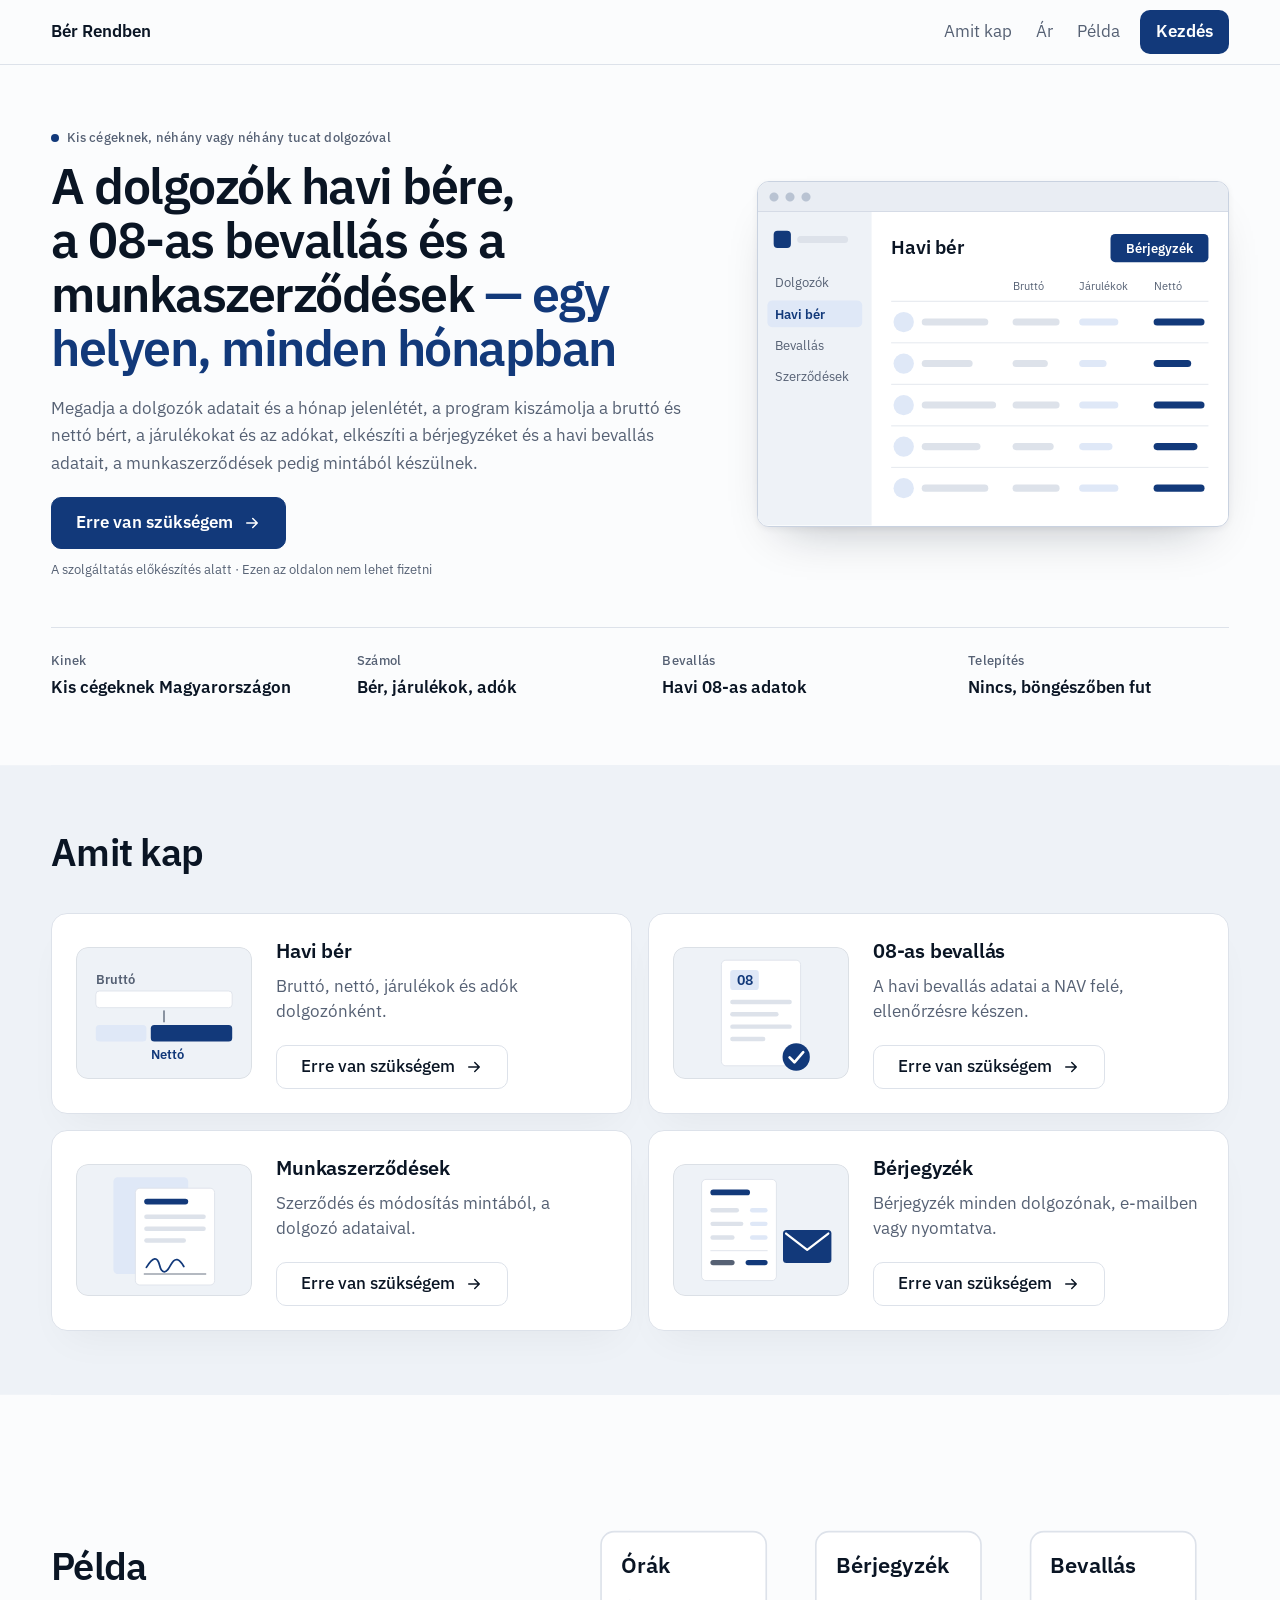
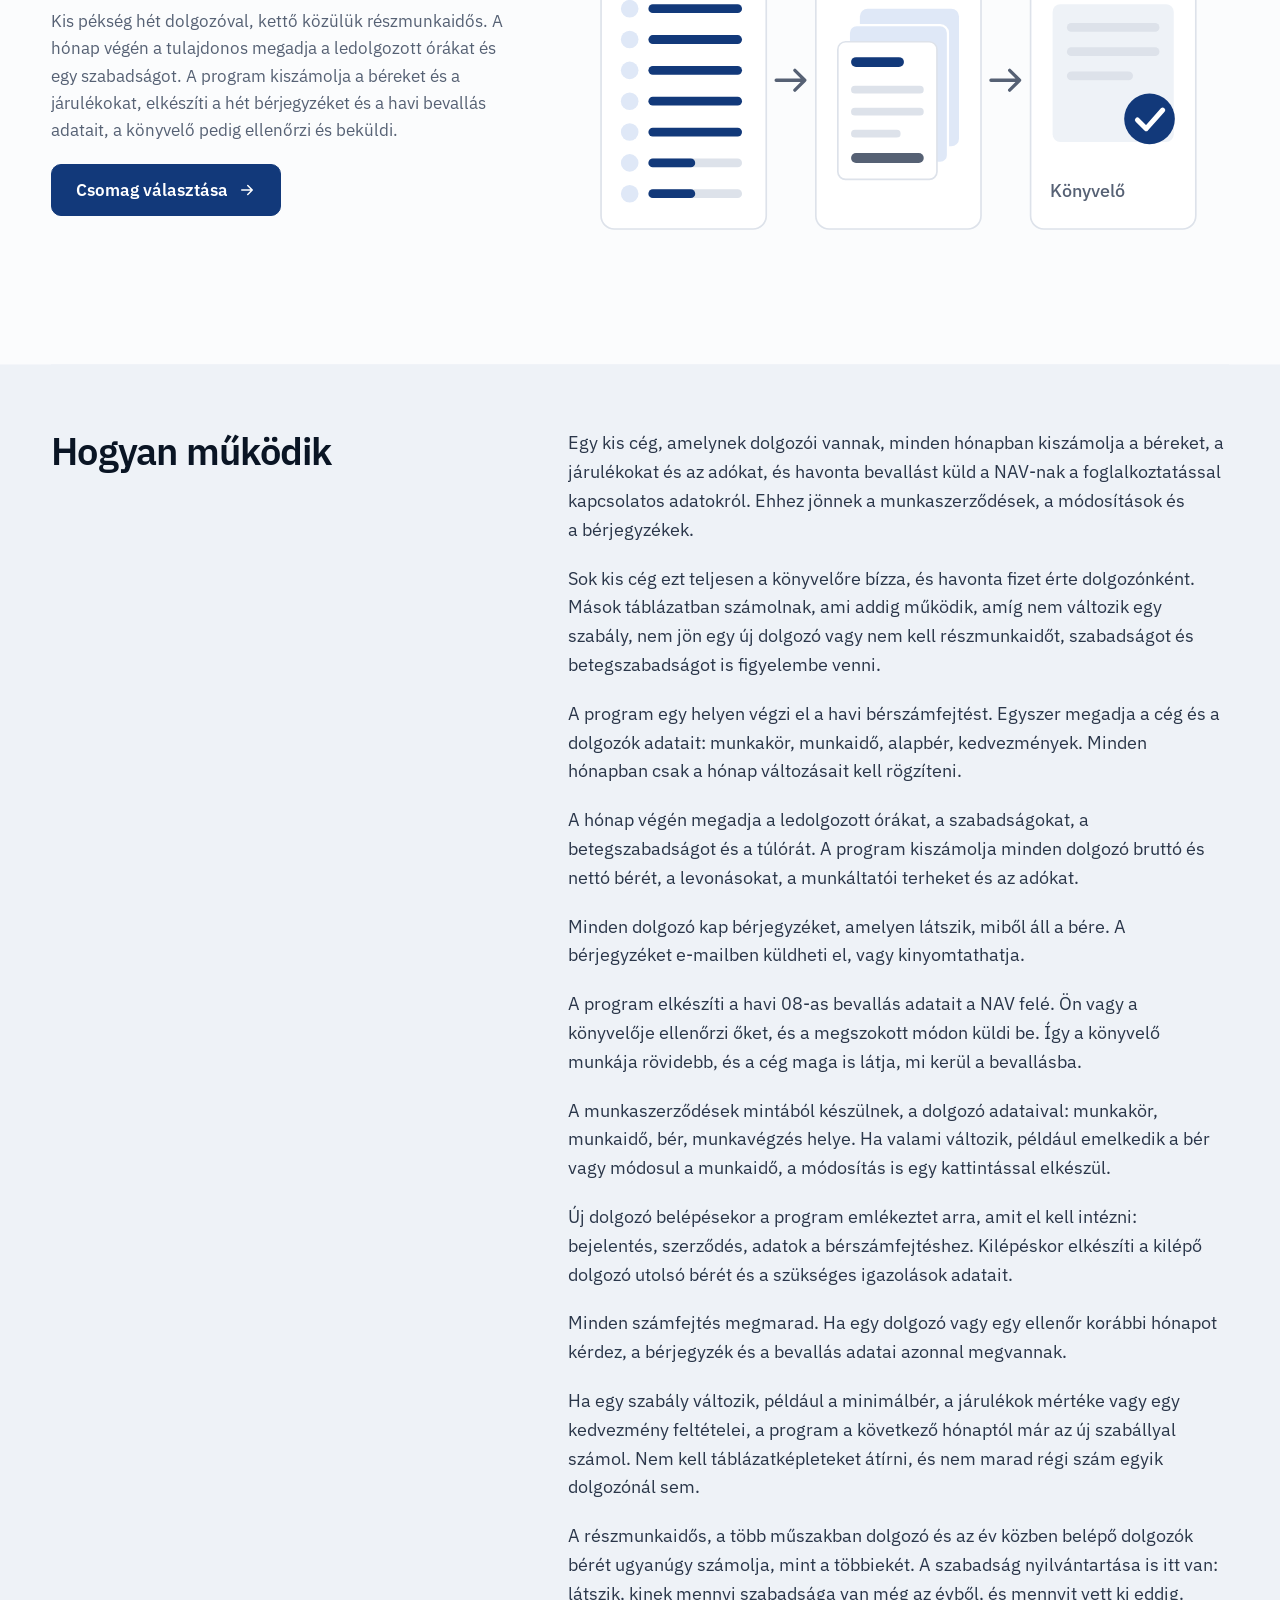
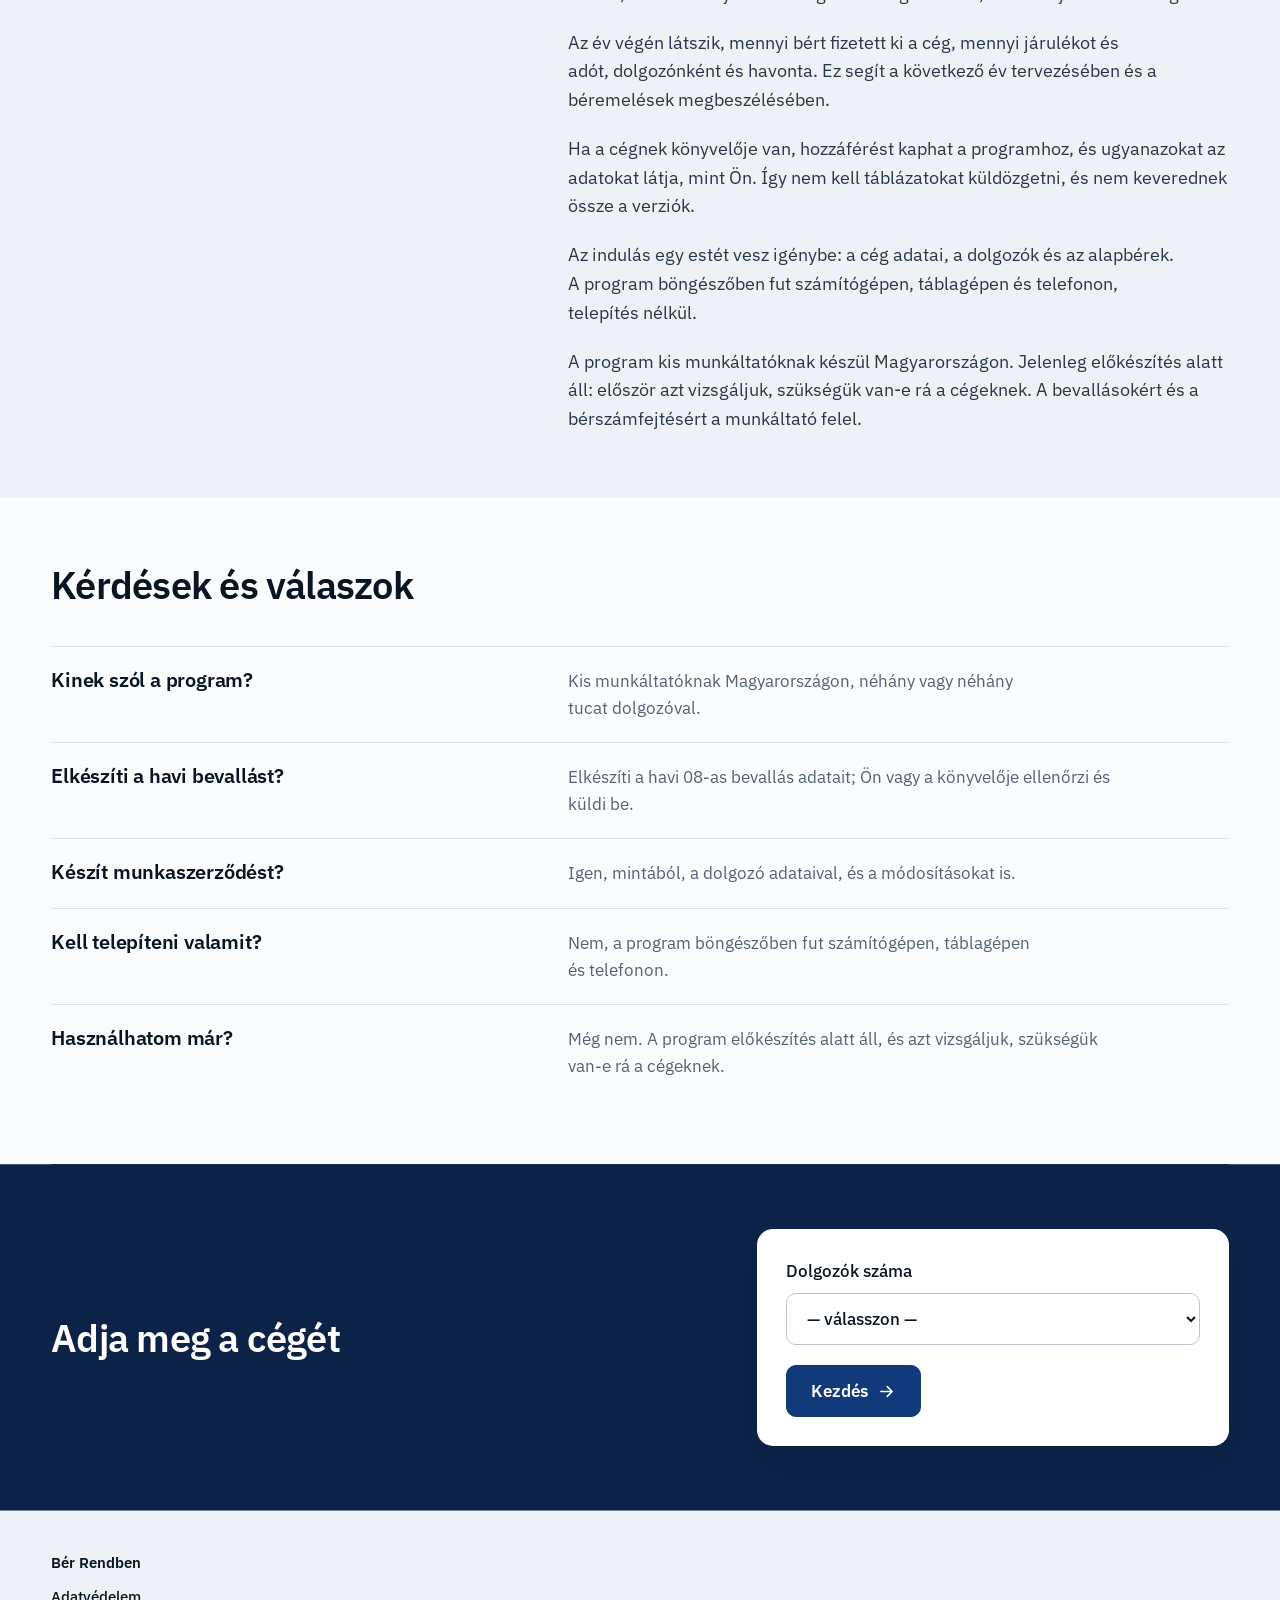
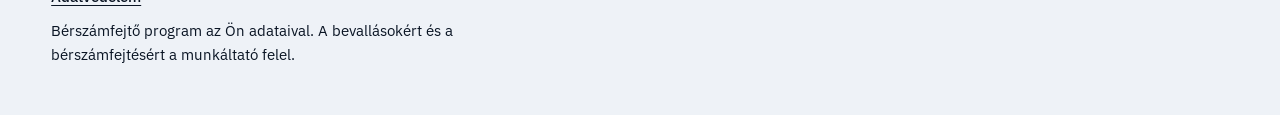
<file: index.html>
<!doctype html>
<html lang="hu-HU">
<head>
<meta charset="utf-8">
<!-- Google Tag Manager -->
<script>(function(w,d,s,l,i){w[l]=w[l]||[];w[l].push({'gtm.start':
new Date().getTime(),event:'gtm.js'});var f=d.getElementsByTagName(s)[0],
j=d.createElement(s),dl=l!='dataLayer'?'&l='+l:'';j.async=true;j.src=
'https://www.googletagmanager.com/gtm.js?id='+i+dl;f.parentNode.insertBefore(j,f);
})(window,document,'script','dataLayer','GTM-5342J5K9');</script>
<!-- End Google Tag Manager -->
<meta name="viewport" content="width=device-width,initial-scale=1">
<link rel="canonical" href="https://berszamfejtes.dokufile.com/">
<title>Bérszámfejtés kis cégeknek — havi bevallás és szerződések</title>
<meta name="description" content="Kis munkáltatóknak: havi bér, járulékok és adók, a 08-as bevallás adatai a NAV felé és a munkaszerződések egy helyen.">
<link rel="icon" href="favicon.svg">
<link rel="stylesheet" href="style.css">
<link rel="preconnect" href="https://fonts.googleapis.com">
<link rel="preconnect" href="https://fonts.gstatic.com" crossorigin>
<link rel="stylesheet" href="https://fonts.googleapis.com/css2?family=IBM+Plex+Sans:wght@400;500;600&display=swap">
<link rel="stylesheet" href="variant.css">
<script src="smoke.js" defer></script>
<!-- faq-jsonld:start -->
<script type="application/ld+json">
{
 "@context": "https://schema.org",
 "@type": "FAQPage",
 "mainEntity": [
  {
   "@type": "Question",
   "name": "Kinek szól a program?",
   "acceptedAnswer": {
    "@type": "Answer",
    "text": "Kis munkáltatóknak Magyarországon, néhány vagy néhány tucat dolgozóval."
   }
  },
  {
   "@type": "Question",
   "name": "Elkészíti a havi bevallást?",
   "acceptedAnswer": {
    "@type": "Answer",
    "text": "Elkészíti a havi 08-as bevallás adatait; Ön vagy a könyvelője ellenőrzi és küldi be."
   }
  },
  {
   "@type": "Question",
   "name": "Készít munkaszerződést?",
   "acceptedAnswer": {
    "@type": "Answer",
    "text": "Igen, mintából, a dolgozó adataival, és a módosításokat is."
   }
  },
  {
   "@type": "Question",
   "name": "Kell telepíteni valamit?",
   "acceptedAnswer": {
    "@type": "Answer",
    "text": "Nem, a program böngészőben fut számítógépen, táblagépen és telefonon."
   }
  },
  {
   "@type": "Question",
   "name": "Használhatom már?",
   "acceptedAnswer": {
    "@type": "Answer",
    "text": "Még nem. A program előkészítés alatt áll, és azt vizsgáljuk, szükségük van-e rá a cégeknek."
   }
  }
 ]
}
</script>
<!-- faq-jsonld:end -->
</head>
<body>
<!-- Google Tag Manager (noscript) -->
<noscript><iframe src="https://www.googletagmanager.com/ns.html?id=GTM-5342J5K9"
height="0" width="0" style="display:none;visibility:hidden"></iframe></noscript>
<!-- End Google Tag Manager (noscript) -->

<header><div class="shell">
  <a class="home" href="index.html" data-ev="click_logo_home">Bér Rendben</a>
  <nav aria-label="Menü"><a href="#mit" data-ev="click_nav_mit">Amit kap</a><a href="price.html" data-ev="click_nav_ar">Ár</a><a href="#pelda" data-ev="click_nav_pelda">Példa</a><a href="#start" data-ev="click_nav_start">Kezdés</a></nav>
</div></header>

<main class="shell">
  <section class="split">
    <div class="stack">
      <p class="meta rise"><span class="dot"></span> Kis cégeknek, néhány vagy néhány tucat dolgozóval</p>
      <h1 class="rise" style="--i:1" data-len="long">A dolgozók havi bére, a 08-as bevallás és a munkaszerződések&nbsp;<span class="soft">— egy helyen, minden hónapban</span></h1>
      <p class="rise" style="--i:2">Megadja a dolgozók adatait és a hónap jelenlétét, a program kiszámolja a bruttó és nettó bért, a járulékokat és az adókat, elkészíti a bérjegyzéket és a havi bevallás adatait, a munkaszerződések pedig mintából készülnek.</p>
      <a class="button rise" style="--i:3" href="price.html" data-ev="cta_click">Erre van szükségem</a>
      <p class="meta rise" style="--i:4">A szolgáltatás előkészítés alatt · Ezen az oldalon nem lehet fizetni</p>
    </div>

    <figure class="window rise" style="--i:2"><svg class="shot" viewBox="0 0 1200 800" xmlns="http://www.w3.org/2000/svg" aria-hidden="true" font-size="34">
      <rect width="1200" height="800" fill="#ffffff"/>
      <rect width="290" height="800" fill="#eef2f7"/>
      <rect x="40" y="48" width="44" height="44" rx="10" fill="#12397a"/>
      <rect x="100" y="61" width="130" height="18" rx="9" fill="#dde2ea"/>
      <rect x="24" y="226" width="242" height="68" rx="12" fill="#dfe8f7"/>
      <text x="44" y="192" fill="#566174">Dolgozók</text>
      <text x="44" y="272" fill="#12397a" font-weight="600">Havi bér</text>
      <text x="44" y="352" fill="#566174">Bevallás</text>
      <text x="44" y="432" fill="#566174">Szerződések</text>
      <text x="340" y="108" fill="#0a1524" font-size="48" font-weight="600">Havi bér</text>
      <rect x="900" y="56" width="250" height="72" rx="12" fill="#12397a"/>
      <text x="1025" y="104" fill="#ffffff" font-size="32" font-weight="600" text-anchor="middle">Bérjegyzék</text>
      <g fill="#566174" font-size="28"><text x="650" y="200">Bruttó</text><text x="820" y="200">Járulékok</text><text x="1010" y="200">Nettó</text></g>
      <g stroke="#dde2ea" stroke-width="2"><path d="M340 228H1150M340 334H1150M340 440H1150M340 546H1150M340 652H1150"/></g>
      <g fill="#dfe8f7"><circle cx="372" cy="281" r="26"/><circle cx="372" cy="387" r="26"/><circle cx="372" cy="493" r="26"/><circle cx="372" cy="599" r="26"/><circle cx="372" cy="705" r="26"/></g>
      <g fill="#dde2ea"><rect x="418" y="272" width="170" height="18" rx="9"/><rect x="418" y="378" width="130" height="18" rx="9"/><rect x="418" y="484" width="190" height="18" rx="9"/><rect x="418" y="590" width="150" height="18" rx="9"/><rect x="418" y="696" width="170" height="18" rx="9"/>
        <rect x="650" y="272" width="120" height="18" rx="9"/><rect x="650" y="378" width="90" height="18" rx="9"/><rect x="650" y="484" width="120" height="18" rx="9"/><rect x="650" y="590" width="105" height="18" rx="9"/><rect x="650" y="696" width="120" height="18" rx="9"/></g>
      <g fill="#dfe8f7"><rect x="820" y="272" width="100" height="18" rx="9"/><rect x="820" y="378" width="70" height="18" rx="9"/><rect x="820" y="484" width="100" height="18" rx="9"/><rect x="820" y="590" width="85" height="18" rx="9"/><rect x="820" y="696" width="100" height="18" rx="9"/></g>
      <g fill="#12397a"><rect x="1010" y="272" width="130" height="18" rx="9"/><rect x="1010" y="378" width="96" height="18" rx="9"/><rect x="1010" y="484" width="130" height="18" rx="9"/><rect x="1010" y="590" width="112" height="18" rx="9"/><rect x="1010" y="696" width="130" height="18" rx="9"/></g>
    </svg></figure>
    <dl class="facts">
      <div><dt>Kinek</dt><dd>Kis cégeknek Magyarországon</dd></div>
      <div><dt>Számol</dt><dd>Bér, járulékok, adók</dd></div>
      <div><dt>Bevallás</dt><dd>Havi 08-as adatok</dd></div>
      <div><dt>Telepítés</dt><dd>Nincs, böngészőben fut</dd></div>
    </dl>
  </section>

  <section id="mit" data-view="features_view">
    <div class="stack"><h2>Amit kap</h2></div>
    <div class="bento">
      <article class="tile stack wide reveal">
        <div class="art"><svg viewBox="0 0 800 600" xmlns="http://www.w3.org/2000/svg" aria-hidden="true" font-size="60" font-weight="600">
          <rect width="800" height="600" fill="#eef2f7"/>
          <text x="90" y="170" fill="#566174">Bruttó</text>
          <rect x="90" y="200" width="620" height="76" rx="16" fill="#ffffff" stroke="#dde2ea" stroke-width="4"/>
          <path d="M400 290v50" stroke="#566174" stroke-width="6" stroke-linecap="round"/>
          <rect x="90" y="354" width="230" height="76" rx="16" fill="#dfe8f7"/>
          <rect x="340" y="354" width="370" height="76" rx="16" fill="#12397a"/>
          <text x="340" y="510" fill="#12397a">Nettó</text>
        </svg></div>
        <h3>Havi bér</h3><p>Bruttó, nettó, járulékok és adók dolgozónként.</p>
        <a class="button quiet" href="price.html" data-ev="feature_ber">Erre van szükségem</a>
      </article>
      <article class="tile stack reveal">
        <div class="art"><svg viewBox="0 0 800 600" xmlns="http://www.w3.org/2000/svg" aria-hidden="true">
          <rect width="800" height="600" fill="#eef2f7"/>
          <rect x="220" y="60" width="360" height="480" rx="20" fill="#ffffff" stroke="#dde2ea" stroke-width="4"/>
          <rect x="260" y="104" width="130" height="92" rx="14" fill="#dfe8f7"/>
          <text x="325" y="172" fill="#12397a" font-size="64" font-weight="600" text-anchor="middle">08</text>
          <g fill="#dde2ea"><rect x="260" y="240" width="280" height="20" rx="10"/><rect x="260" y="296" width="220" height="20" rx="10"/><rect x="260" y="352" width="280" height="20" rx="10"/><rect x="260" y="408" width="160" height="20" rx="10"/></g>
          <circle cx="560" cy="500" r="62" fill="#12397a"/>
          <path d="M530 502l22 22 40-46" fill="none" stroke="#ffffff" stroke-width="12" stroke-linecap="round" stroke-linejoin="round"/>
        </svg></div>
        <h3>08-as bevallás</h3><p>A havi bevallás adatai a NAV felé, ellenőrzésre készen.</p>
        <a class="button quiet" href="price.html" data-ev="feature_bevallas">Erre van szükségem</a>
      </article>
      <article class="tile stack reveal">
        <div class="art"><svg viewBox="0 0 800 600" xmlns="http://www.w3.org/2000/svg" aria-hidden="true">
          <rect width="800" height="600" fill="#eef2f7"/>
          <rect x="170" y="60" width="340" height="440" rx="20" fill="#dfe8f7"/>
          <rect x="270" y="110" width="360" height="440" rx="20" fill="#ffffff" stroke="#dde2ea" stroke-width="4"/>
          <rect x="310" y="158" width="200" height="26" rx="13" fill="#12397a"/>
          <g fill="#dde2ea"><rect x="310" y="230" width="280" height="20" rx="10"/><rect x="310" y="284" width="280" height="20" rx="10"/><rect x="310" y="338" width="190" height="20" rx="10"/></g>
          <path d="M320 470c30-50 50-50 60-10s30 40 50 0 40-30 60 6" fill="none" stroke="#12397a" stroke-width="8" stroke-linecap="round"/>
          <path d="M310 500h280" stroke="#566174" stroke-width="4" stroke-linecap="round"/>
        </svg></div>
        <h3>Munkaszerződések</h3><p>Szerződés és módosítás mintából, a dolgozó adataival.</p>
        <a class="button quiet" href="price.html" data-ev="feature_szerzodes">Erre van szükségem</a>
      </article>
      <article class="tile stack wide reveal">
        <div class="art"><svg viewBox="0 0 800 600" xmlns="http://www.w3.org/2000/svg" aria-hidden="true">
          <rect width="800" height="600" fill="#eef2f7"/>
          <rect x="130" y="70" width="340" height="460" rx="20" fill="#ffffff" stroke="#dde2ea" stroke-width="4"/>
          <rect x="170" y="116" width="180" height="26" rx="13" fill="#12397a"/>
          <g fill="#dde2ea"><rect x="170" y="200" width="130" height="20" rx="10"/><rect x="170" y="262" width="150" height="20" rx="10"/><rect x="170" y="324" width="110" height="20" rx="10"/></g>
          <g fill="#dfe8f7"><rect x="350" y="200" width="80" height="20" rx="10"/><rect x="350" y="262" width="80" height="20" rx="10"/><rect x="350" y="324" width="80" height="20" rx="10"/></g>
          <path d="M170 394h260" stroke="#dde2ea" stroke-width="4"/>
          <rect x="170" y="436" width="110" height="24" rx="12" fill="#566174"/><rect x="330" y="436" width="100" height="24" rx="12" fill="#12397a"/>
          <rect x="500" y="300" width="220" height="150" rx="16" fill="#12397a"/>
          <path d="M514 316l96 74 96-74" fill="none" stroke="#ffffff" stroke-width="10" stroke-linecap="round" stroke-linejoin="round"/>
        </svg></div>
        <h3>Bérjegyzék</h3><p>Bérjegyzék minden dolgozónak, e-mailben vagy nyomtatva.</p>
        <a class="button quiet" href="price.html" data-ev="feature_berjegyzek">Erre van szükségem</a>
      </article>
    </div>
  </section>

  <section id="pelda" class="split flip" data-view="example_view">
    <div class="stack">
      <h2>Példa</h2>
      <p>Kis pékség hét dolgozóval, kettő közülük részmunkaidős. A hónap végén a tulajdonos megadja a ledolgozott órákat és egy szabadságot. A program kiszámolja a béreket és a járulékokat, elkészíti a hét bérjegyzéket és a havi bevallás adatait, a könyvelő pedig ellenőrzi és beküldi.</p>
      <a class="button" href="price.html" data-ev="click_cta_after_example">Csomag választása</a>
    </div>
    <svg class="shot reveal" viewBox="0 0 1200 800" xmlns="http://www.w3.org/2000/svg" aria-hidden="true" font-size="40" font-weight="600">
      <rect width="1200" height="800" fill="#eef2f7"/>
      <g fill="#ffffff" stroke="#dde2ea" stroke-width="3"><rect x="60" y="130" width="300" height="540" rx="24"/><rect x="450" y="130" width="300" height="540" rx="24"/><rect x="840" y="130" width="300" height="540" rx="24"/></g>
      <g fill="#0a1524"><text x="96" y="206">Órák</text><text x="486" y="206">Bérjegyzék</text><text x="876" y="206">Bevallás</text></g>
      <g stroke="#566174" stroke-width="6" fill="none" stroke-linecap="round" stroke-linejoin="round"><path d="M378 400h52M412 382l18 18-18 18M768 400h52M802 382l18 18-18 18"/></g>
      <g fill="#dfe8f7"><circle cx="112" cy="270" r="16"/><circle cx="112" cy="326" r="16"/><circle cx="112" cy="382" r="16"/><circle cx="112" cy="438" r="16"/><circle cx="112" cy="494" r="16"/><circle cx="112" cy="550" r="16"/><circle cx="112" cy="606" r="16"/></g>
      <g fill="#12397a"><rect x="146" y="262" width="170" height="16" rx="8"/><rect x="146" y="318" width="170" height="16" rx="8"/><rect x="146" y="374" width="170" height="16" rx="8"/><rect x="146" y="430" width="170" height="16" rx="8"/><rect x="146" y="486" width="170" height="16" rx="8"/></g>
      <g fill="#dde2ea"><rect x="146" y="542" width="170" height="16" rx="8"/><rect x="146" y="598" width="170" height="16" rx="8"/></g>
      <g fill="#12397a"><rect x="146" y="542" width="85" height="16" rx="8"/><rect x="146" y="598" width="85" height="16" rx="8"/></g>
      <rect x="530" y="270" width="180" height="250" rx="14" fill="#dfe8f7"/>
      <rect x="510" y="300" width="180" height="250" rx="14" fill="#dfe8f7" stroke="#ffffff" stroke-width="4"/>
      <rect x="490" y="330" width="180" height="250" rx="14" fill="#ffffff" stroke="#dde2ea" stroke-width="3"/>
      <rect x="514" y="358" width="96" height="18" rx="9" fill="#12397a"/>
      <g fill="#dde2ea"><rect x="514" y="410" width="132" height="14" rx="7"/><rect x="514" y="450" width="132" height="14" rx="7"/><rect x="514" y="490" width="90" height="14" rx="7"/></g>
      <rect x="514" y="532" width="132" height="18" rx="9" fill="#566174"/>
      <rect x="880" y="262" width="220" height="250" rx="14" fill="#eef2f7"/>
      <g fill="#dde2ea"><rect x="906" y="296" width="168" height="16" rx="8"/><rect x="906" y="340" width="168" height="16" rx="8"/><rect x="906" y="384" width="120" height="16" rx="8"/></g>
      <circle cx="1056" cy="470" r="46" fill="#12397a"/>
      <path d="M1034 472l16 16 30-34" fill="none" stroke="#ffffff" stroke-width="9" stroke-linecap="round" stroke-linejoin="round"/>
      <text x="876" y="612" fill="#566174" font-size="32" font-weight="500">Könyvelő</text>
    </svg>
  </section>
<!-- seo-tekst:start -->
  <section id="opis" class="split flip">
    <div class="stack"><h2>Hogyan működik</h2></div>
    <div class="stack">
      <p>Egy kis cég, amelynek dolgozói vannak, minden hónapban kiszámolja a béreket, a járulékokat és az adókat, és havonta bevallást küld a NAV-nak a foglalkoztatással kapcsolatos adatokról. Ehhez jönnek a munkaszerződések, a módosítások és a bérjegyzékek.</p>
      <p>Sok kis cég ezt teljesen a könyvelőre bízza, és havonta fizet érte dolgozónként. Mások táblázatban számolnak, ami addig működik, amíg nem változik egy szabály, nem jön egy új dolgozó vagy nem kell részmunkaidőt, szabadságot és betegszabadságot is figyelembe venni.</p>
      <p>A program egy helyen végzi el a havi bérszámfejtést. Egyszer megadja a cég és a dolgozók adatait: munkakör, munkaidő, alapbér, kedvezmények. Minden hónapban csak a hónap változásait kell rögzíteni.</p>
      <p>A hónap végén megadja a ledolgozott órákat, a szabadságokat, a betegszabadságot és a túlórát. A program kiszámolja minden dolgozó bruttó és nettó bérét, a levonásokat, a munkáltatói terheket és az adókat.</p>
      <p>Minden dolgozó kap bérjegyzéket, amelyen látszik, miből áll a bére. A bérjegyzéket e-mailben küldheti el, vagy kinyomtathatja.</p>
      <p>A program elkészíti a havi 08-as bevallás adatait a NAV felé. Ön vagy a könyvelője ellenőrzi őket, és a megszokott módon küldi be. Így a könyvelő munkája rövidebb, és a cég maga is látja, mi kerül a bevallásba.</p>
      <p>A munkaszerződések mintából készülnek, a dolgozó adataival: munkakör, munkaidő, bér, munkavégzés helye. Ha valami változik, például emelkedik a bér vagy módosul a munkaidő, a módosítás is egy kattintással elkészül.</p>
      <p>Új dolgozó belépésekor a program emlékeztet arra, amit el kell intézni: bejelentés, szerződés, adatok a bérszámfejtéshez. Kilépéskor elkészíti a kilépő dolgozó utolsó bérét és a szükséges igazolások adatait.</p>
      <p>Minden számfejtés megmarad. Ha egy dolgozó vagy egy ellenőr korábbi hónapot kérdez, a bérjegyzék és a bevallás adatai azonnal megvannak.</p>
      <p>Ha egy szabály változik, például a minimálbér, a járulékok mértéke vagy egy kedvezmény feltételei, a program a következő hónaptól már az új szabállyal számol. Nem kell táblázatképleteket átírni, és nem marad régi szám egyik dolgozónál sem.</p>
      <p>A részmunkaidős, a több műszakban dolgozó és az év közben belépő dolgozók bérét ugyanúgy számolja, mint a többiekét. A szabadság nyilvántartása is itt van: látszik, kinek mennyi szabadsága van még az évből, és mennyit vett ki eddig.</p>
      <p>Az év végén látszik, mennyi bért fizetett ki a cég, mennyi járulékot és adót, dolgozónként és havonta. Ez segít a következő év tervezésében és a béremelések megbeszélésében.</p>
      <p>Ha a cégnek könyvelője van, hozzáférést kaphat a programhoz, és ugyanazokat az adatokat látja, mint Ön. Így nem kell táblázatokat küldözgetni, és nem keverednek össze a verziók.</p>
      <p>Az indulás egy estét vesz igénybe: a cég adatai, a dolgozók és az alapbérek. A program böngészőben fut számítógépen, táblagépen és telefonon, telepítés nélkül.</p>
      <p>A program kis munkáltatóknak készül Magyarországon. Jelenleg előkészítés alatt áll: először azt vizsgáljuk, szükségük van-e rá a cégeknek. A bevallásokért és a bérszámfejtésért a munkáltató felel.</p>
    </div>
  </section>
  <section id="faq">
    <div class="stack"><h2>Kérdések és válaszok</h2></div>
    <div class="rows">
      <div class="split flip"><h3>Kinek szól a program?</h3><p>Kis munkáltatóknak Magyarországon, néhány vagy néhány tucat dolgozóval.</p></div>
      <div class="split flip"><h3>Elkészíti a havi bevallást?</h3><p>Elkészíti a havi 08-as bevallás adatait; Ön vagy a könyvelője ellenőrzi és küldi be.</p></div>
      <div class="split flip"><h3>Készít munkaszerződést?</h3><p>Igen, mintából, a dolgozó adataival, és a módosításokat is.</p></div>
      <div class="split flip"><h3>Kell telepíteni valamit?</h3><p>Nem, a program böngészőben fut számítógépen, táblagépen és telefonon.</p></div>
      <div class="split flip"><h3>Használhatom már?</h3><p>Még nem. A program előkészítés alatt áll, és azt vizsgáljuk, szükségük van-e rá a cégeknek.</p></div>
    </div>
  </section>
<!-- seo-tekst:end -->
  <section id="start" class="split" data-view="start_view">
    <div class="stack">
      <h2>Adja meg a cégét</h2>
    </div>
    <div class="tile stack">
      <label>Dolgozók száma<select data-ev-focus="form_start"><option value="">— válasszon —</option><option>1–3</option><option>4–10</option><option>11–30</option><option>Több mint 30</option></select></label>
      <a class="button" href="price.html" data-ev="form_submit_click">Kezdés</a>
    </div>
  </section>
</main>

<footer><div class="shell">
  <p><b>Bér Rendben</b></p>
  <p><a href="privacy.html" data-ev="click_legal_privacy">Adatvédelem</a></p>
  <p>Bérszámfejtő program az Ön adataival. A bevallásokért és a bérszámfejtésért a munkáltató felel.</p>
</div></footer>

</body>
</html>
</file>
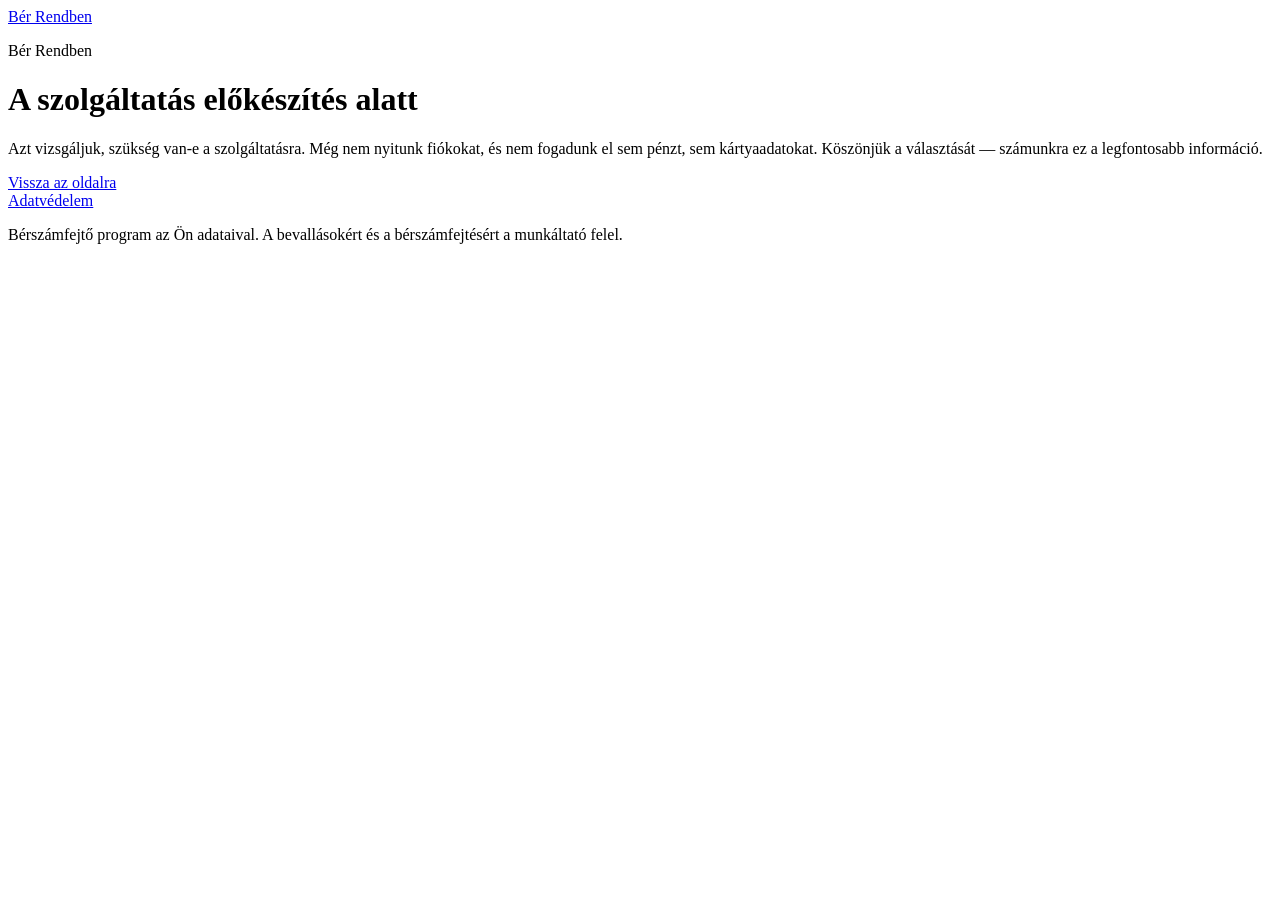
<file: pay.html>
<!doctype html>
<html lang="hu-HU">
<head>
<meta charset="utf-8">
<!-- Google Tag Manager -->
<script>(function(w,d,s,l,i){w[l]=w[l]||[];w[l].push({'gtm.start':
new Date().getTime(),event:'gtm.js'});var f=d.getElementsByTagName(s)[0],
j=d.createElement(s),dl=l!='dataLayer'?'&l='+l:'';j.async=true;j.src=
'https://www.googletagmanager.com/gtm.js?id='+i+dl;f.parentNode.insertBefore(j,f);
})(window,document,'script','dataLayer','GTM-5342J5K9');</script>
<!-- End Google Tag Manager -->
<meta name="viewport" content="width=device-width,initial-scale=1">
<link rel="canonical" href="https://berszamfejtes.dokufile.com/pay.html">
<title>Bér Rendben — a fizetés még nem lehetséges</title>
<meta name="robots" content="noindex,nofollow">
<link rel="icon" href="favicon.svg">
<link rel="stylesheet" href="style.css">
<script src="smoke.js" defer></script>
</head>
<body data-page="pay">
<!-- Google Tag Manager (noscript) -->
<noscript><iframe src="https://www.googletagmanager.com/ns.html?id=GTM-5342J5K9"
height="0" width="0" style="display:none;visibility:hidden"></iframe></noscript>
<!-- End Google Tag Manager (noscript) -->
<header class="site"><div class="wrap bar">
  <a class="brand" href="index.html" data-ev="click_logo_home"><span class="mark"></span>Bér Rendben</a>
</div></header>
<main class="page"><div class="wrap narrow center">
  <p class="eyebrow">Bér Rendben</p>
  <h1>A szolgáltatás előkészítés alatt</h1>
  <p class="lead">Azt vizsgáljuk, szükség van-e a szolgáltatásra. Még nem nyitunk fiókokat, és nem fogadunk el sem pénzt, sem kártyaadatokat. Köszönjük a választását — számunkra ez a legfontosabb információ.</p>
  <p class="note" data-show="plan" hidden>A csomagválasztását névtelenül rögzítettük, az adatai nélkül.</p>
  <p class="note" data-show="feature" hidden>A funkcióválasztását névtelenül rögzítettük, az adatai nélkül.</p>
  <p class="note" data-show="intent" hidden>A kérését névtelenül rögzítettük, az adatai és dokumentumai nélkül.</p>
  <div class="actions"><a class="btn primary" href="index.html" data-ev="click_back">Vissza az oldalra</a></div>
  <p class="note" data-show="sent" hidden>Köszönjük — egyszer írunk, amikor a szolgáltatás elindul.</p>
  <div id="email-box" class="card" style="margin:44px auto 0;max-width:560px;text-align:left"><h2>Értesítés az indulásról</h2><p>Ha szeretné, adja meg e-mail-címét — egy üzenetet küldünk, amikor a szolgáltatás elindul. A mező nem kötelező.</p><div data-form-slot></div><p class="note" style="margin:6px 0 0"><a href="privacy.html" data-ev="click_legal_privacy">Adatvédelem</a></p></div>
</div></main>
<footer class="site-foot"><div class="wrap">
  <p style="margin:0"><a href="privacy.html" data-ev="click_legal_privacy">Adatvédelem</a></p>
  <p class="muted">Bérszámfejtő program az Ön adataival. A bevallásokért és a bérszámfejtésért a munkáltató felel.</p>
</div></footer>
</body>
</html>
</file>
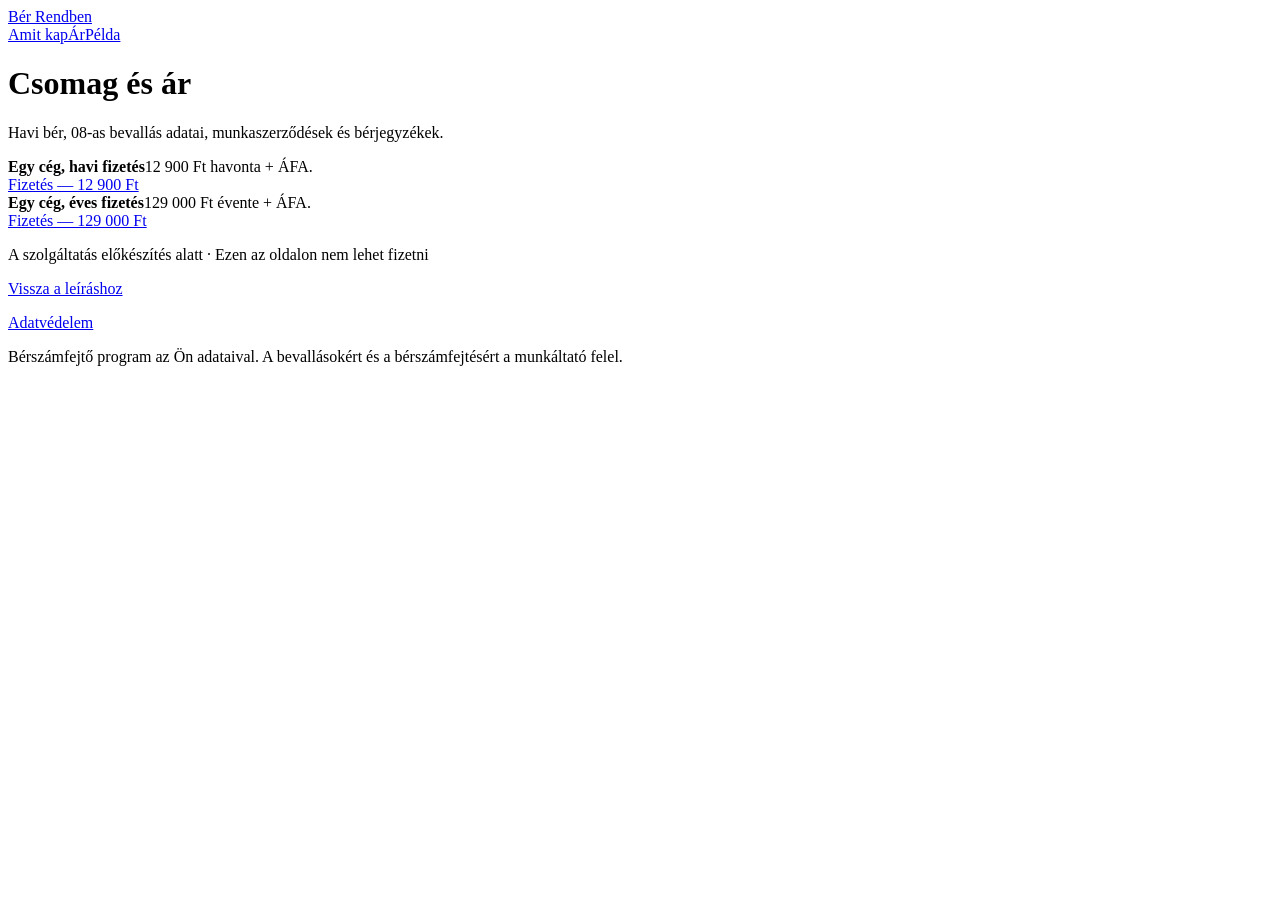
<file: price.html>
<!doctype html>
<html lang="hu-HU">
<head>
<meta charset="utf-8">
<!-- Google Tag Manager -->
<script>(function(w,d,s,l,i){w[l]=w[l]||[];w[l].push({'gtm.start':
new Date().getTime(),event:'gtm.js'});var f=d.getElementsByTagName(s)[0],
j=d.createElement(s),dl=l!='dataLayer'?'&l='+l:'';j.async=true;j.src=
'https://www.googletagmanager.com/gtm.js?id='+i+dl;f.parentNode.insertBefore(j,f);
})(window,document,'script','dataLayer','GTM-5342J5K9');</script>
<!-- End Google Tag Manager -->
<meta name="viewport" content="width=device-width,initial-scale=1">
<link rel="canonical" href="https://berszamfejtes.dokufile.com/price.html">
<title>Ár — bérszámfejtés kis cégeknek</title>
<meta name="description" content="Havi ár a bérszámfejtésre, a havi bevallás adataira és a munkaszerződésekre kis munkáltatóknak.">
<link rel="icon" href="favicon.svg">
<link rel="stylesheet" href="style.css">
<script src="smoke.js" defer></script>
<script>
  /* Árak oldal megnyitva — price_view a smoke.js-en keresztül (window.smokeTrack). */
  document.addEventListener("DOMContentLoaded", function () { if (window.smokeTrack) window.smokeTrack("price_view"); });
</script>
</head>
<body data-page="price">
<!-- Google Tag Manager (noscript) -->
<noscript><iframe src="https://www.googletagmanager.com/ns.html?id=GTM-5342J5K9"
height="0" width="0" style="display:none;visibility:hidden"></iframe></noscript>
<!-- End Google Tag Manager (noscript) -->

<header><div class="wrap">
  <div class="logo"><a href="index.html" data-ev="click_logo_home">Bér Rendben</a></div>
  <nav class="top"><a href="index.html#mit" data-ev="click_nav_mit">Amit kap</a><a href="price.html" data-ev="click_nav_ar">Ár</a><a href="index.html#pelda" data-ev="click_nav_pelda">Példa</a></nav>
</div></header>

<div class="wrap">
  <div class="hero">
    <h1>Csomag és ár</h1>
    <p class="sub">Havi bér, 08-as bevallás adatai, munkaszerződések és bérjegyzékek.</p>
  </div>

  <section id="ar">
    <div class="grid">
      <div class="card"><b>Egy cég, havi fizetés</b><span>12 900 Ft havonta + ÁFA.</span><br><a class="btn" href="pay.html?plan=havi" data-ev="payment_click click_pay_havi">Fizetés — 12 900 Ft</a></div>
      <div class="card"><b>Egy cég, éves fizetés</b><span>129 000 Ft évente + ÁFA.</span><br><a class="btn" href="pay.html?plan=eves" data-ev="payment_click click_pay_eves">Fizetés — 129 000 Ft</a></div>
    </div>
    <p class="cta-note">A szolgáltatás előkészítés alatt · Ezen az oldalon nem lehet fizetni</p>
    <div class="actions"><a class="btn" href="index.html" data-ev="click_back">Vissza a leíráshoz</a></div>
  </section>
</div>

<footer><div class="wrap">
  <p><a href="privacy.html" data-ev="click_legal_privacy">Adatvédelem</a></p>
  <p class="muted">Bérszámfejtő program az Ön adataival. A bevallásokért és a bérszámfejtésért a munkáltató felel.</p>
</div></footer>

</body>
</html>
</file>
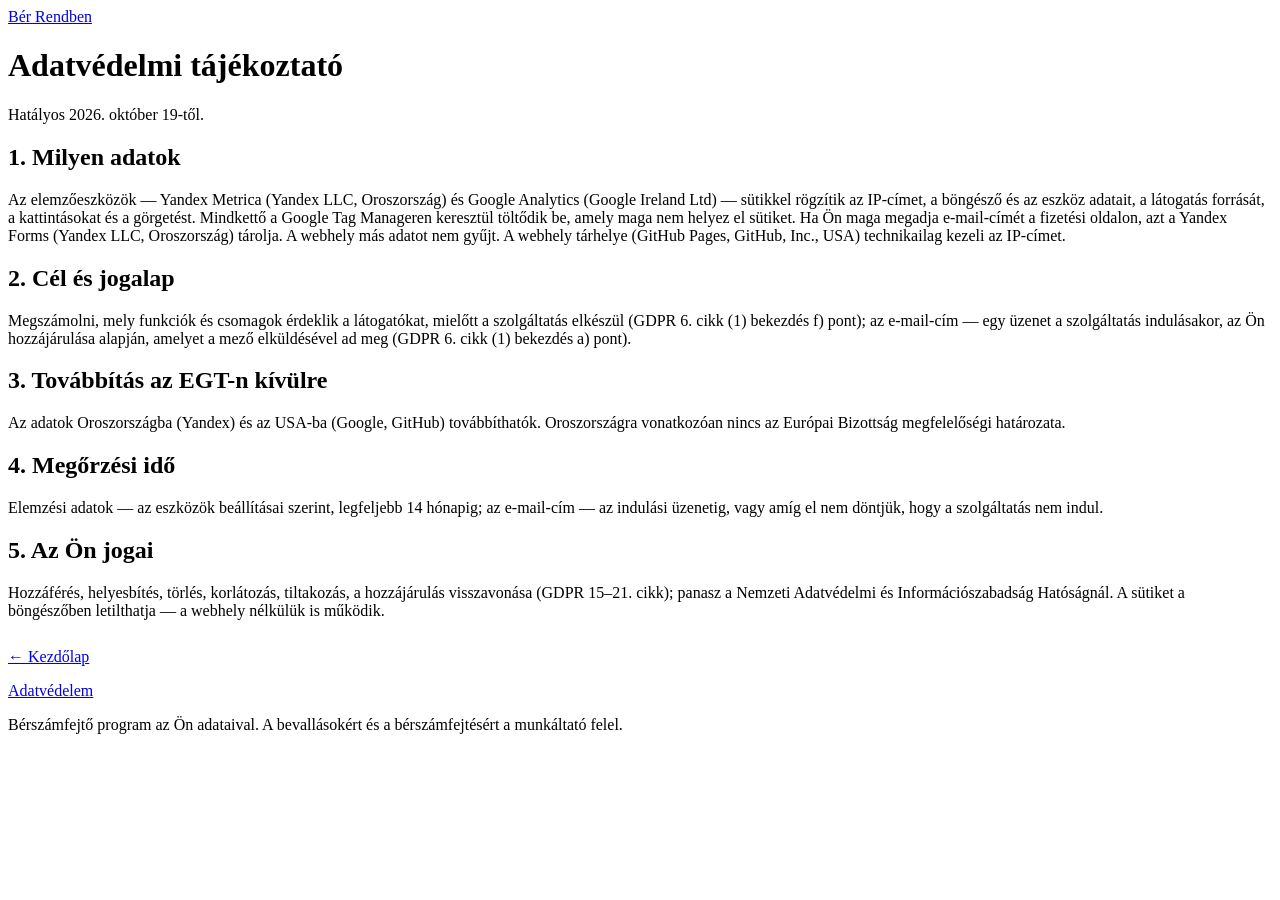
<file: privacy.html>
<!doctype html>
<html lang="hu-HU">
<head>
<meta charset="utf-8">
<!-- Google Tag Manager -->
<script>(function(w,d,s,l,i){w[l]=w[l]||[];w[l].push({'gtm.start':
new Date().getTime(),event:'gtm.js'});var f=d.getElementsByTagName(s)[0],
j=d.createElement(s),dl=l!='dataLayer'?'&l='+l:'';j.async=true;j.src=
'https://www.googletagmanager.com/gtm.js?id='+i+dl;f.parentNode.insertBefore(j,f);
})(window,document,'script','dataLayer','GTM-5342J5K9');</script>
<!-- End Google Tag Manager -->
<meta name="viewport" content="width=device-width,initial-scale=1">
<link rel="canonical" href="https://berszamfejtes.dokufile.com/privacy.html">
<title>Bér Rendben — Adatvédelmi tájékoztató</title>
<meta name="description" content="Bér Rendben: milyen adatokat gyűjt a webhely, miért, hová kerülnek, meddig őrizzük őket és az Ön jogai.">
<link rel="icon" href="favicon.svg">
<link rel="stylesheet" href="style.css">
<script src="smoke.js" defer></script>
</head>
<body>
<!-- Google Tag Manager (noscript) -->
<noscript><iframe src="https://www.googletagmanager.com/ns.html?id=GTM-5342J5K9"
height="0" width="0" style="display:none;visibility:hidden"></iframe></noscript>
<!-- End Google Tag Manager (noscript) -->
<header class="site"><div class="wrap bar">
  <a class="brand" href="index.html" data-ev="click_logo_home"><span class="mark"></span>Bér Rendben</a>
</div></header>
<main class="page"><div class="wrap narrow doc">
  <h1>Adatvédelmi tájékoztató</h1>
  <p class="lead">Hatályos 2026. október 19-től.</p>
  <h2>1. Milyen adatok</h2>
  <p>Az elemzőeszközök — Yandex Metrica (Yandex LLC, Oroszország) és Google Analytics (Google Ireland Ltd) — sütikkel rögzítik az IP-címet, a böngésző és az eszköz adatait, a látogatás forrását, a kattintásokat és a görgetést. Mindkettő a Google Tag Manageren keresztül töltődik be, amely maga nem helyez el sütiket. Ha Ön maga megadja e-mail-címét a fizetési oldalon, azt a Yandex Forms (Yandex LLC, Oroszország) tárolja. A webhely más adatot nem gyűjt. A webhely tárhelye (GitHub Pages, GitHub, Inc., USA) technikailag kezeli az IP-címet.</p>
  <h2>2. Cél és jogalap</h2>
  <p>Megszámolni, mely funkciók és csomagok érdeklik a látogatókat, mielőtt a szolgáltatás elkészül (GDPR 6. cikk (1) bekezdés f) pont); az e-mail-cím — egy üzenet a szolgáltatás indulásakor, az Ön hozzájárulása alapján, amelyet a mező elküldésével ad meg (GDPR 6. cikk (1) bekezdés a) pont).</p>
  <h2>3. Továbbítás az EGT-n kívülre</h2>
  <p>Az adatok Oroszországba (Yandex) és az USA-ba (Google, GitHub) továbbíthatók. Oroszországra vonatkozóan nincs az Európai Bizottság megfelelőségi határozata.</p>
  <h2>4. Megőrzési idő</h2>
  <p>Elemzési adatok — az eszközök beállításai szerint, legfeljebb 14 hónapig; az e-mail-cím — az indulási üzenetig, vagy amíg el nem döntjük, hogy a szolgáltatás nem indul.</p>
  <h2>5. Az Ön jogai</h2>
  <p>Hozzáférés, helyesbítés, törlés, korlátozás, tiltakozás, a hozzájárulás visszavonása (GDPR 15–21. cikk); panasz a Nemzeti Adatvédelmi és Információszabadság Hatóságnál. A sütiket a böngészőben letilthatja — a webhely nélkülük is működik.</p>
  <p style="margin-top:28px"><a href="index.html" data-ev="click_legal_back">&larr; Kezdőlap</a></p>
</div></main>
<footer class="site-foot"><div class="wrap">
  <p style="margin:0"><a href="privacy.html" data-ev="click_legal_privacy">Adatvédelem</a></p>
  <p class="muted">Bérszámfejtő program az Ön adataival. A bevallásokért és a bérszámfejtésért a munkáltató felel.</p>
</div></footer>
</body>
</html>
</file>
<file: style.css>
/* Общая база смоков (СМ-23): стиль — один на все смоки, правит «Смоки» в super-romeo/smoki-base. */
@import url("https://super-romeo.github.io/smoki-base/v1/style.css");
</file>
<file: variant.css>
/* Final sample v12 — one layer (СМ-45): tokens in :root, then general rules.
   Owner's ten choices: layout 17 · IBM Plex Sans · navy palette · background 06 (grey bands, dark form band) ·
   shape 02 (medium radius) · cards 05 (2×2, picture on the side) · hero 07 (picture in a window frame) ·
   density 02 (compact) · header 07 (button in header, light-grey footer) · motion 04 (load cascade only).
   Four commands on top: polish (whole) · emil-design-eng (interaction layer, no image placeholder colour) ·
   mobile-native (safe areas, footer press) · typeset (measure, leading and tracking per role, fallback face). */

/* fallback with Plex metrics: the swap from Segoe UI / Arial does not reflow lines */
@font-face { font-family: "Plex Fallback"; src: local("Segoe UI"), local("Arial"); size-adjust: 101.7%; ascent-override: 100.8%; descent-override: 27%; line-gap-override: 0%; }

:root {
  /* colour — one blue accent; white text on it passes AA */
  --canvas: #fbfcfd;
  --surface: #ffffff;
  --ink: #0a1524;
  --steel: #566174;
  --line: #dde2ea;
  --line-strong: #b9c3d2;
  --accent: #12397a;
  --accent-hover: #0d2247;              /* the dark band colour, no new hue */
  --accent-wash: #dfe8f7;
  --focus: #2f6fd6;
  --band-grey: #eef2f7;
  --band-dark: #0d2247;
  --shadow: 0 20px 40px -15px rgba(0, 0, 0, .05);
  /* type — one family; the larger the type, the tighter tracking and leading */
  --font-sans: "IBM Plex Sans", "Plex Fallback", "Segoe UI", system-ui, sans-serif;
  --text-display: clamp(2.25rem, 5vw, 3.75rem);
  --text-h2: clamp(1.75rem, 3vw, 2.5rem);
  --text-h3: 1.25rem;
  --text-body: 1.0625rem;
  --text-meta: .8125rem;
  --tracking-display: -.03em;
  --tracking: -.02em;
  --tracking-h3: -.01em;
  --leading-display: 1.08;
  --leading-tight: 1.15;
  --leading-h3: 1.3;
  --leading-body: 1.6;                  /* 1.55 on phones */
  --leading-snug: 1.5;                  /* short measure in cards */
  --measure: 56ch;                      /* about 70 characters of Plex per line */
  --measure-lead: 41.5rem;               /* hero lead keeps two lines at 1280; rem, because ch on an animated element can resolve against the fallback face */
  /* space, shape */
  --max: 1400px;
  --gutter: clamp(1rem, 4vw, 4rem);
  --section: 4rem;                      /* 3rem on phones */
  --gap: clamp(1.5rem, 3.5vw, 3.5rem);
  --head-gap: clamp(1.75rem, 3vw, 2.5rem);
  --pad-card: 1.75rem;                  /* 1.5rem on phones */
  --radius-card: 1rem;
  --radius-inner: .75rem;
  --radius-control: .625rem;            /* fields, buttons, header links */
  --header-h: 65px;                     /* sticky header with its border; 57px on phones */
  /* motion — UI feedback under 300ms */
  --ease-out: cubic-bezier(.23, 1, .32, 1);
  --dur: .15s;                          /* hover, colour */
  --dur-press: .16s;
  --dur-rise: .5s;                      /* first-screen cascade item */
  --stagger: 60ms;
  --press: .97;
  --arrow: url("data:image/svg+xml,%3Csvg xmlns='http://www.w3.org/2000/svg' viewBox='0 0 24 24' fill='none' stroke='%23000' stroke-width='2' stroke-linecap='round' stroke-linejoin='round'%3E%3Cpath d='M5 12h14M13 6l6 6-6 6'/%3E%3C/svg%3E");
}
@media (max-width: 767px) {
  :root { --section: 3rem; --gap: max(2rem, 5vw); --pad-card: 1.5rem; --leading-body: 1.55; --header-h: 57px; }
}

/* base */
*, *::before, *::after { box-sizing: border-box; }
html { scroll-behavior: smooth; scroll-padding-top: var(--header-h); -webkit-text-size-adjust: 100%; text-size-adjust: 100%; }
body { margin: 0; background: var(--canvas); color: var(--ink); font: 400 var(--text-body)/var(--leading-body) var(--font-sans); -webkit-font-smoothing: antialiased; -moz-osx-font-smoothing: grayscale; text-rendering: optimizeLegibility; font-synthesis: none; }
h1, h2, h3 { margin: 0; color: var(--ink); font-weight: 600; letter-spacing: var(--tracking); line-height: var(--leading-tight); text-wrap: balance; }
h1 { font-size: var(--text-display); letter-spacing: var(--tracking-display); line-height: var(--leading-display); }
/* long headlines (German, Polish, Russian…): the page sets data-len on h1 — long: over 70 characters, xlong: over 100 */
h1[data-len="long"] { --text-display: clamp(2.125rem, 4vw, 3.125rem); }
h1[data-len="xlong"] { --text-display: clamp(2rem, 3.6vw, 2.875rem); }
h3, dd { hyphens: auto; hyphenate-limit-chars: 12 4 4; }   /* long words in narrow cards and facts; the headline is not hyphenated */
h2 { font-size: var(--text-h2); }
h3 { font-size: var(--text-h3); letter-spacing: var(--tracking-h3); line-height: var(--leading-h3); }
p { margin: 0; color: var(--steel); max-width: var(--measure); }
h1 + p { max-width: var(--measure-lead); }
p, dd { text-wrap: pretty; }
h1, h2, h3, p, dd { overflow-wrap: break-word; }
b { font-weight: 600; color: var(--ink); }
a { color: inherit; text-decoration-thickness: from-font; text-underline-offset: .2em; }
img { max-width: 100%; -webkit-user-drag: none; }
::selection { background: var(--accent-wash); color: var(--ink); }
:focus-visible, select:focus { outline: 2px solid var(--focus); outline-offset: 3px; }
select:focus:not(:focus-visible) { outline: 0; }

/* layout */
.shell { max-width: var(--max); margin: 0 auto; padding: 0 max(var(--gutter), env(safe-area-inset-right, 0px)) 0 max(var(--gutter), env(safe-area-inset-left, 0px)); }
section { padding: var(--section) 0; border-top: 1px solid transparent; }   /* 1px seam between blocks */
main > section:first-child { border-top: 0; }
main > section:not(.split) > * + * { margin-top: var(--head-gap); }
.split { display: grid; grid-template-columns: var(--cols, minmax(0, 7fr) minmax(0, 5fr)); gap: 1.5rem var(--gap); }
.flip { --cols: minmax(0, 5fr) minmax(0, 7fr); }
.split:has(> .stack + p) { --cols: minmax(0, 1fr); row-gap: .625rem; }   /* a bare sub-line sits under its heading */
section.split > .stack:first-child { align-self: center; }                 /* the shorter side centres against the taller */
.stack { display: grid; gap: 1.25rem; align-content: start; justify-items: start; }
.stack > .meta + :is(h1, h2) { margin-top: -.5rem; }                       /* eyebrow belongs to its heading */
.stack > h3 + p { margin-top: -.625rem; }                                  /* card title belongs to its text */
.bento { display: grid; grid-template-columns: repeat(2, minmax(0, 1fr)); gap: 1rem; }

/* block backgrounds: grey bands, one dark form band (full-bleed) */
main > section:has(> .bento), #opis { --band: var(--band-grey); }   /* cards block by structure: every page has its own id */
#start { --band: var(--band-dark); --ink: #ffffff; --steel: #c3cee2; --accent-wash: rgba(255, 255, 255, .12); --focus: #9dbcf5; color: var(--ink); }
main > section:has(> .bento), #opis, #start { background: var(--band); box-shadow: 0 0 0 100vmax var(--band); clip-path: inset(0 -100vmax); }
#start .tile { --ink: #0a1524; --steel: #566174; --accent-wash: #dfe8f7; --focus: #2f6fd6; color: var(--ink); border-color: transparent; }
#start .tile select { border-color: var(--line-strong); }

/* long text: heading on the left, one column of text on the right, darker and larger than card text */
#opis > .stack:first-child { align-self: start; }
#opis > .stack + .stack > p { color: #2a3649; font-size: 1.125rem; max-width: 62ch; }

/* header, footer */
header { position: sticky; top: 0; z-index: 10; background: rgba(251, 252, 253, .86); -webkit-backdrop-filter: blur(12px); backdrop-filter: blur(12px); border-bottom: 1px solid var(--line); }
header .shell { display: flex; flex-wrap: wrap; align-items: center; justify-content: space-between; min-height: 64px; }
header nav { display: flex; flex-wrap: wrap; }
header a { display: inline-flex; align-items: center; min-height: 44px; padding: 0 .75rem; border-radius: var(--radius-control); color: var(--steel); text-decoration: none; transition: background-color var(--dur) ease, color var(--dur) ease, transform var(--dur-press) var(--ease-out); }
header a:active { color: var(--ink); }
header .home { margin-left: -.75rem; color: var(--ink); font-weight: 600; }
header nav a:last-child { margin-left: .5rem; padding: 0 1rem; background: var(--accent); color: #fff; font-weight: 600; }
header nav a:last-child:active { color: #fff; }
footer { padding: 2.5rem 0 calc(3rem + env(safe-area-inset-bottom, 0px)); background: var(--band-grey); color: var(--ink); border-top: 1px solid var(--line); font-size: .9375rem; }
footer a, footer p { color: var(--ink); }
footer a { display: inline-flex; align-items: center; min-height: 44px; font-weight: 500; transition: color var(--dur) ease, opacity var(--dur) ease; }

/* components */
.meta { display: inline-flex; align-items: center; gap: .5rem; font: 500 var(--text-meta)/1.4 var(--font-sans); letter-spacing: .02em; color: var(--steel); }
.button + .meta { margin-top: -.5rem; font-weight: 400; letter-spacing: 0; }   /* note under a button reads as body text */
.soft { color: var(--steel); }
h1 .soft { color: var(--accent); }   /* the benefit half of the headline: accent, not grey */
.dot { width: 8px; height: 8px; flex: none; border-radius: 50%; background: var(--accent); }
.button { display: inline-flex; align-items: center; justify-content: center; gap: .6rem; min-height: 52px; padding: 0 1.5rem; border: 1px solid var(--accent); border-radius: var(--radius-control); background: var(--accent); color: #ffffff; font-weight: 600; text-decoration: none; transition: transform var(--dur-press) var(--ease-out), background-color var(--dur) ease, border-color var(--dur) ease; }
.button::after { content: ""; width: 1.1em; height: 1.1em; background: currentColor; -webkit-mask: var(--arrow) center / contain no-repeat; mask: var(--arrow) center / contain no-repeat; transition: transform var(--dur-press) var(--ease-out); }
.button.quiet { min-height: 44px; border-color: var(--line); background: var(--surface); color: var(--ink); font-weight: 500; }
.button:active, header nav a:last-child:active { transform: scale(var(--press)); }
header a, .button, footer a, select, label { -webkit-tap-highlight-color: transparent; touch-action: manipulation; }
header a, .button { -webkit-user-select: none; user-select: none; }
.tile { padding: var(--pad-card); background: var(--surface); border: 1px solid var(--line); border-radius: var(--radius-card); box-shadow: var(--shadow); }
.tile p { line-height: var(--leading-snug); }
.art { width: 100%; aspect-ratio: 4 / 3; overflow: hidden; border-radius: var(--radius-inner); background: var(--canvas); }
.art img, .art svg { display: block; width: 100%; height: 100%; object-fit: cover; border-radius: inherit; }   /* picture: image file or inline drawing */
.art img, .art svg { outline: 1px solid rgba(10, 21, 36, .08); outline-offset: -1px; }   /* hairline so pale pictures do not melt into the card */
.shot { display: block; align-self: center; width: 100%; height: auto; aspect-ratio: 3 / 2; object-fit: cover; border-radius: var(--radius-card); }   /* no frame of its own: the drawing already has cards inside */
.window { margin: 0; align-self: center; overflow: hidden; background: var(--surface); border: 1px solid #c9d2e0; border-radius: var(--radius-inner); box-shadow: 0 24px 48px -26px rgba(10, 21, 36, .30), 0 2px 6px rgba(10, 21, 36, .06); }
.window::before { content: ""; display: block; height: 30px; border-bottom: 1px solid #d5dbe6;
  background: radial-gradient(circle at 16px 15px, var(--line-strong) 4px, transparent 5px), radial-gradient(circle at 32px 15px, var(--line-strong) 4px, transparent 5px),
    radial-gradient(circle at 48px 15px, var(--line-strong) 4px, transparent 5px), #e9edf3; }
.window .shot { border-radius: 0; }
svg.shot:not(.window *) > rect:first-child { fill: none; }   /* example drawing: no grey panel behind its cards — one frame level less */
.facts { grid-column: 1 / -1; display: grid; grid-template-columns: repeat(4, minmax(0, 1fr)); gap: 1rem var(--gap); margin: 1.5rem 0 0; padding-top: 1.5rem; border-top: 1px solid var(--line); }
.facts dt { font: 500 var(--text-meta)/1.4 var(--font-sans); letter-spacing: .02em; color: var(--steel); }
.facts dd { margin: .25rem 0 0; font-weight: 600; }
.rows > * { align-items: baseline; padding: 1.25rem 0; border-top: 1px solid var(--line); }   /* question and answer share a baseline */
label { display: grid; gap: .5rem; width: 100%; font-weight: 500; }
select { width: 100%; min-width: 0; min-height: 52px; padding: 0 1rem; font: inherit; color: var(--ink); background: var(--surface); border: 1px solid var(--line); border-radius: var(--radius-control); accent-color: var(--accent); }
select, label { cursor: pointer; }

/* cards from 768px: picture on the side; on tablets it yields width to the text */
@media (min-width: 768px) {
  .tile:has(> .art) { grid-template-columns: minmax(0, 11rem) minmax(0, 1fr); column-gap: 1.5rem; align-items: center; padding: 1.5rem; }
  .tile > .art { grid-row: 1 / span 3; }
  .tile:has(> .art) > :not(.art) { grid-column: 2; }
}
@media (min-width: 768px) and (max-width: 1023px) {
  .facts { grid-template-columns: repeat(2, minmax(0, 1fr)); }
  .tile:has(> .art) { grid-template-columns: minmax(0, 6rem) minmax(0, 1fr); column-gap: 1rem; }
}

/* phones: one column; header = name + button in one row, section links hidden */
@media (max-width: 767px) {
  .split, .bento { grid-template-columns: minmax(0, 1fr); }
  .facts { grid-template-columns: repeat(2, minmax(0, 1fr)); }
  .button { width: 100%; }
  header .shell { flex-wrap: nowrap; min-height: 56px; }
  header nav a:not(:last-child) { display: none; }
  header nav a:last-child { min-height: 40px; margin: 0; }
}

/* hover only where there is a real pointer: a tap must not leave a stuck hover */
@media (hover: hover) and (pointer: fine) {
  header a:hover { color: var(--ink); background: var(--accent-wash); }
  header .home:hover { background: transparent; }
  header nav a:last-child:hover { color: #fff; background: var(--accent-hover); }
  .button:not(.quiet):hover { background: var(--accent-hover); border-color: var(--accent-hover); }
  .button.quiet:hover { border-color: var(--accent); background: var(--accent-wash); }
  footer a:hover { color: var(--accent); }
}
@media not all and (hover: hover) and (pointer: fine) {
  footer a:active { opacity: .6; }
}

/* motion: first-screen cascade on load only; reduced motion keeps opacity, drops travel */
@media (prefers-reduced-motion: no-preference) {
  @keyframes rise-in { from { opacity: 0; transform: translateY(8px); } }
  .rise { animation: rise-in var(--dur-rise) var(--ease-out) calc(var(--i, 0) * var(--stagger)) backwards; }
}
@media (hover: hover) and (pointer: fine) and (prefers-reduced-motion: no-preference) {
  .button:hover::after { transform: translateX(2px); }
}
@media (prefers-reduced-motion: reduce) {
  @keyframes fade-in { from { opacity: 0; } }
  html { scroll-behavior: auto; }
  .rise { animation: fade-in .2s ease backwards; }
  .button:active, header nav a:last-child:active { transform: none; }
}
</file>
